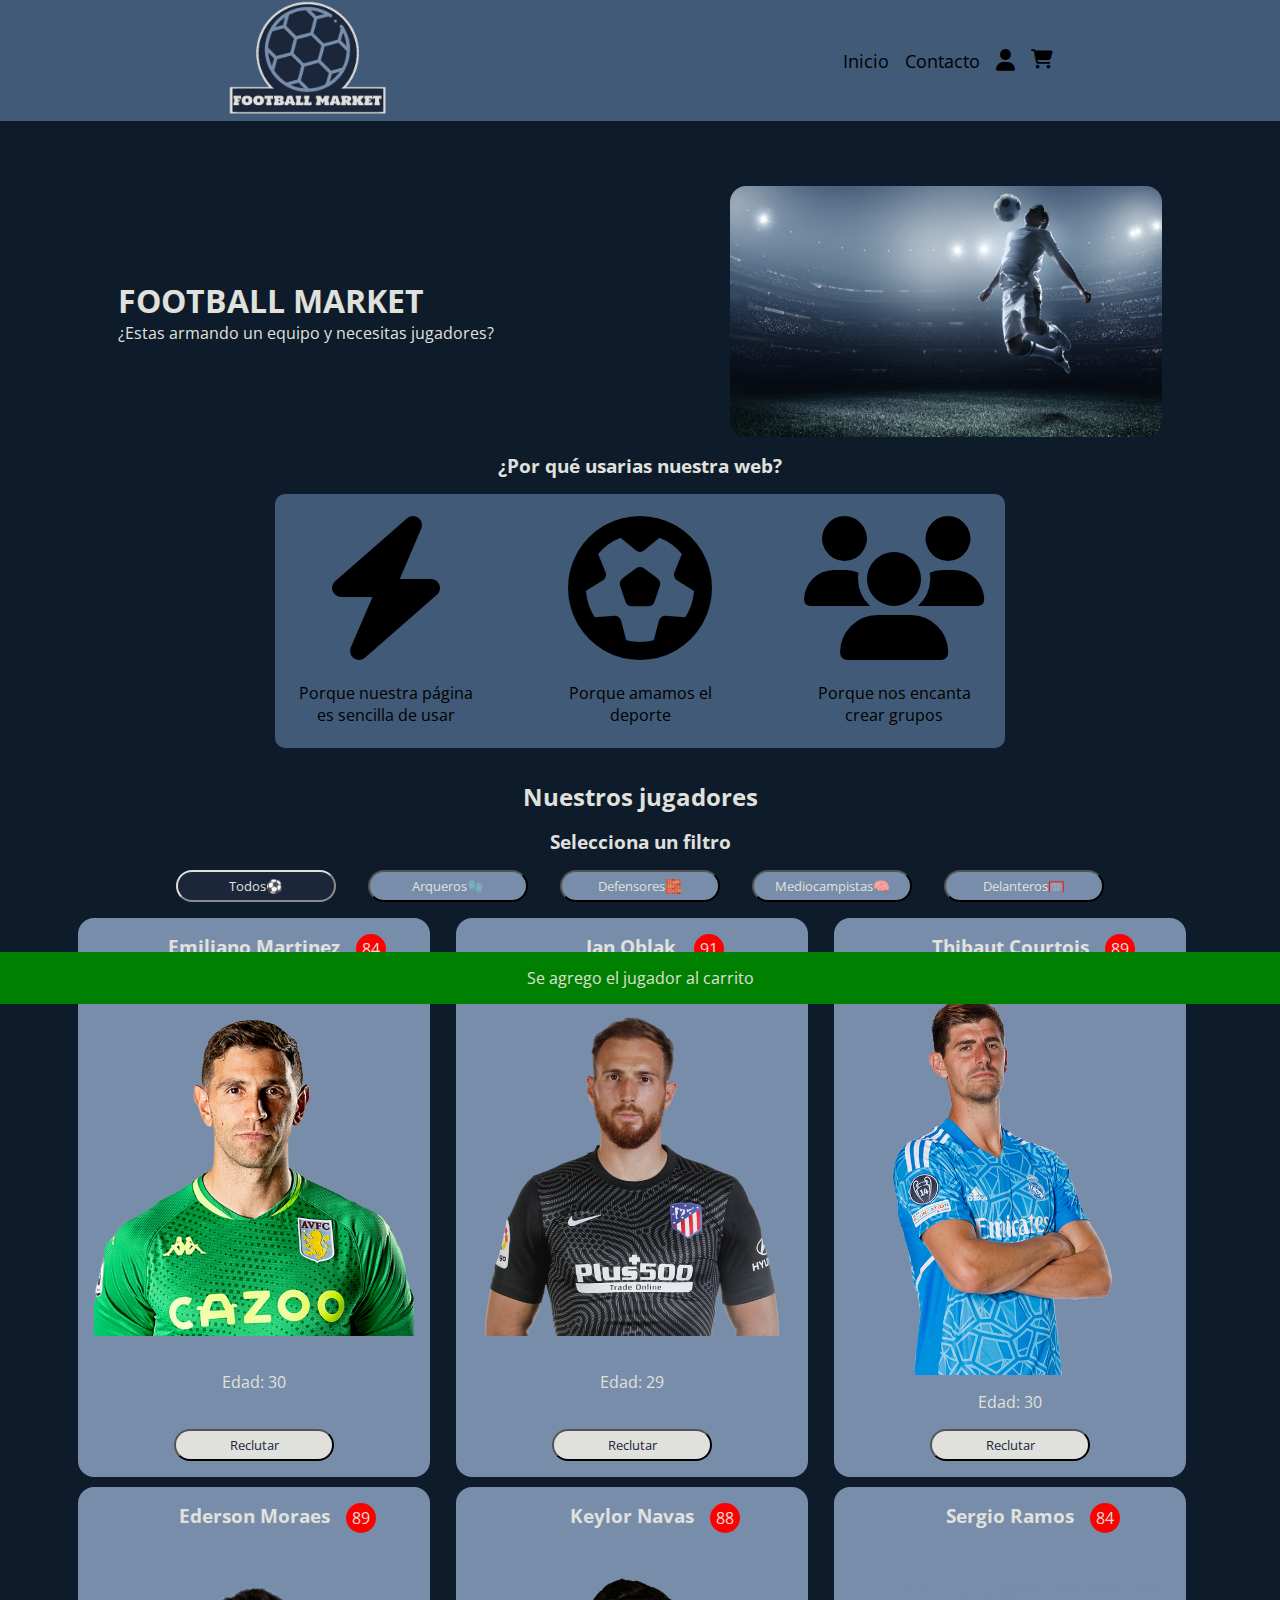
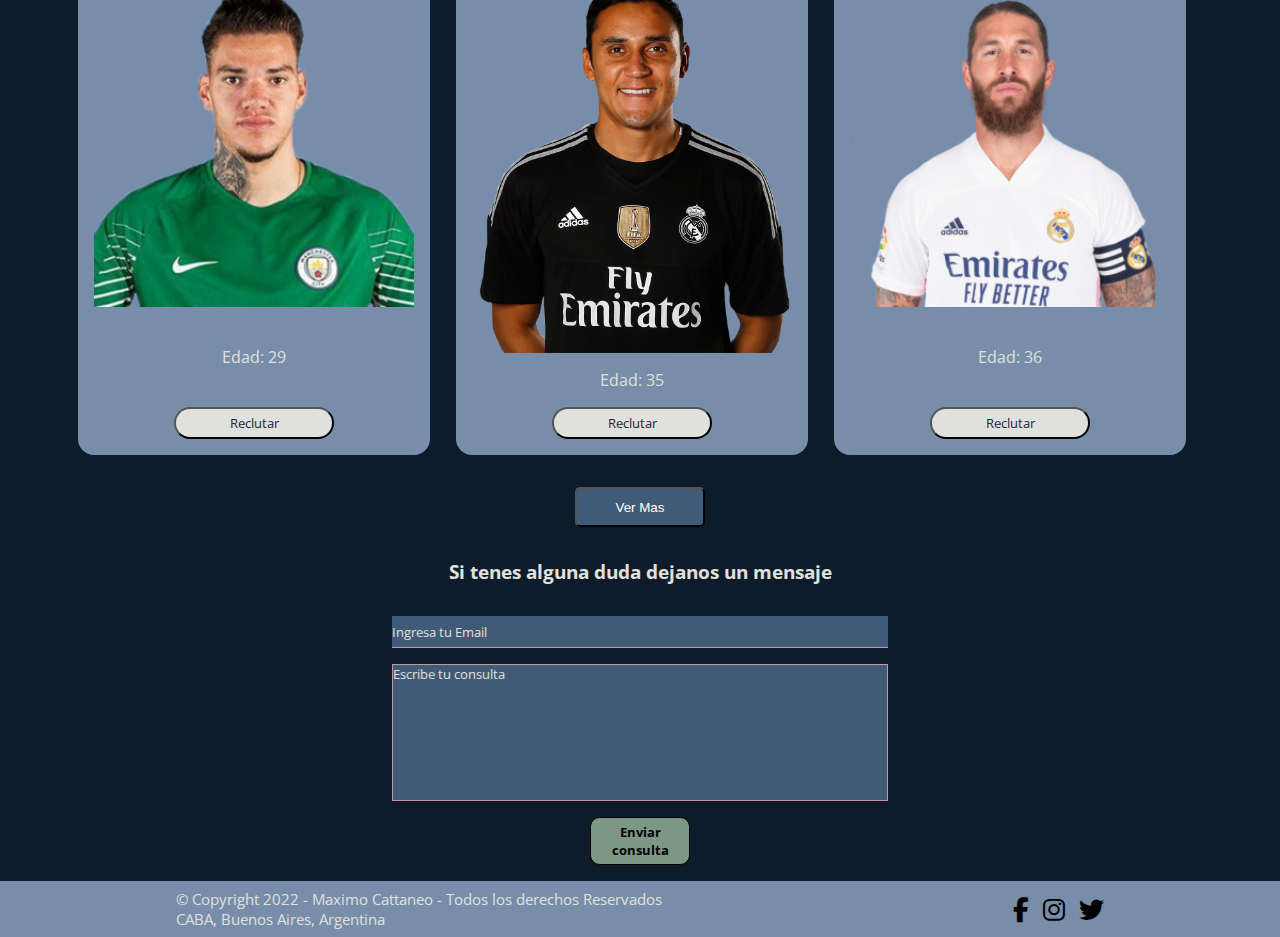
<file: index.html>
<!DOCTYPE html>
<html lang="en">
<head>
    <meta charset="UTF-8">
    <meta http-equiv="X-UA-Compatible" content="IE=edge">
    <meta name="viewport" content="width=device-width, initial-scale=1.0">
     <!-- CSS -->
    <link rel="stylesheet" href="./assets/styles.css">
    <!-- FONT AWESOME -->
    <link rel="stylesheet" href="https://cdnjs.cloudflare.com/ajax/libs/font-awesome/6.1.2/css/all.min.css">
    <title>Football Market</title>
</head>
<body>
    <div class="finish-msg"></div>
    <header>
     <img src="./assets/imgs/logol.png" alt="logo">

        <div class="menu">
            <div class="menu-icon">
                <i class="fa-solid fa-bars"></i>
            </div>
            <ul class="list_menu">
                <a href="#main"><li>Inicio</li></a>
                <a href="#contact"><li>Contacto</li></a>
                <a href="login.html"><li><i class="fa-solid fa-user"></i></li></a>
            </ul>
            <div class="cart-icon">
                <i class="fa-solid fa-cart-shopping"></i>
            </div>
        </div>

        <div class="cart">
            <h2 class="cart-title">Tus jugadores</h2>

            <ul class="cart-list">
                <!-- aca vienen los jugadores que selecciono el usuario -->
                <!-- <p class="empty-cart">No hay jugadores preseleccionados</p> -->
                <!-- <li class="cart-player">
                    <img src="./assets/imgs/EmilianoMartinez.png" alt="Foto Emi" class="cart-photo">
                    <div class="cart-info">
                        <h3>Emiliano Martinez</h3>
                        <p>Posicion: arquero</p>
                    </div>
                    <span class="delete-player"><i class="fa-solid fa-trash"></i></span>
                </li> -->

            </ul>

            <div class="cart-total">
                <!-- <p>Total de jugadores a reclutar:</p> -->
            </div>
            <button class="btn-buy">Contactar</button>
            <button class="btn-delete-all">Limpiar seleccion</button>

        </div>

    </header>
    <main>
        <section class="main" id="main">
            <div class="description-container">
                <h1>FOOTBALL MARKET</h1>
                <p>¿Estas armando un equipo y necesitas jugadores?</p>
            </div>
            <img class="main_img" src="./assets/imgs/main.jpg" alt="FOTO FUTBOL">
        </section>

        <section class="beneficios">
            <h3>¿Por qué usarias nuestra web?</h3>
            <div class="beneficios-cards">
                <div class="ben-card">
                    <i class="fa-solid fa-bolt"></i>
                    <p>Porque nuestra página es sencilla de usar</p>
                </div>
                <div class="ben-card">
                    <i class="fa-solid fa-futbol"></i>
                    <p>Porque amamos el deporte</p>
                </div>
                <div class="ben-card">
                    <i class="fa-solid fa-users"></i>
                    <p>Porque nos encanta crear grupos</p>
                </div>
            </div>
        </section>
        <section class="section">
            <h2>Nuestros jugadores</h2>
            <h3>Selecciona un filtro</h3>
            <div class="categories">
                <button class="category active">Todos⚽</button>
                <button class="category" data-category="arquero">Arqueros🧤</button>
                <button class="category" data-category="defensor">Defensores🧱</button>
                <button class="category" data-category="mediocampista">Mediocampistas🧠</button>
                <button class="category" data-category="delantero">Delanteros🥅</button>
            </div>

            <ul class="players-container" id="caja">
                <!-- <li class="card">
                    <div class="card-info">
                        <h3>Lionel Messi</h3>
                        <p class="rating">91</p>
                    </div>
                    <img src="./assets/imgs/LionelMessi.webp" alt="Foto de Lionel Messi">
                        <p>Edad: 35</p>
                    <button class="buy_button">Reclutar</button>
                </li> -->
            </ul>
            <button class="btn_loadmore">Ver Mas</button>
        </section>

        <section class="contact" id="contact">
            <h3>Si tenes alguna duda dejanos un mensaje</h3>
            <form class="conctact-form">
                <label for="contact" class="email_label">
                    <input type="emai" class=" contact_input" placeholder="Ingresa tu Email">
                </label>
                <textarea name="consult" id="consult" placeholder="Escribe tu consulta"></textarea>
                <button type="reset" class="send-form-btn">Enviar consulta</button>
            </form>
        </section>

        <footer>
            <div class="footer_all footer_index" id="footer">
                <div class="info_footer">
                    <p>© Copyright 2022 - Maximo Cattaneo - Todos los derechos Reservados</p>
                    <p>CABA, Buenos Aires, Argentina</p>
                </div>
                <div class="footer_icons">
                    <a href="https://www.facebook.com/" target="_blank"><i class="fa-brands fa-facebook-f"></i></a>
                    <a href="https://instagram.com/" target="_blank"><i class="fa-brands fa-instagram"></i></a>
                    <a href="https://twitter.com/" target="_blank"><i class="fa-brands fa-twitter"></i></a>
                </div>
            </div>
        </footer>
        <div class="add-modal">Se agrego el jugador al carrito</div>
    </main>
    <script src="./assets/obj.js"></script>
    <script src="./assets/main.js"></script>
</body>
</html>
</file>
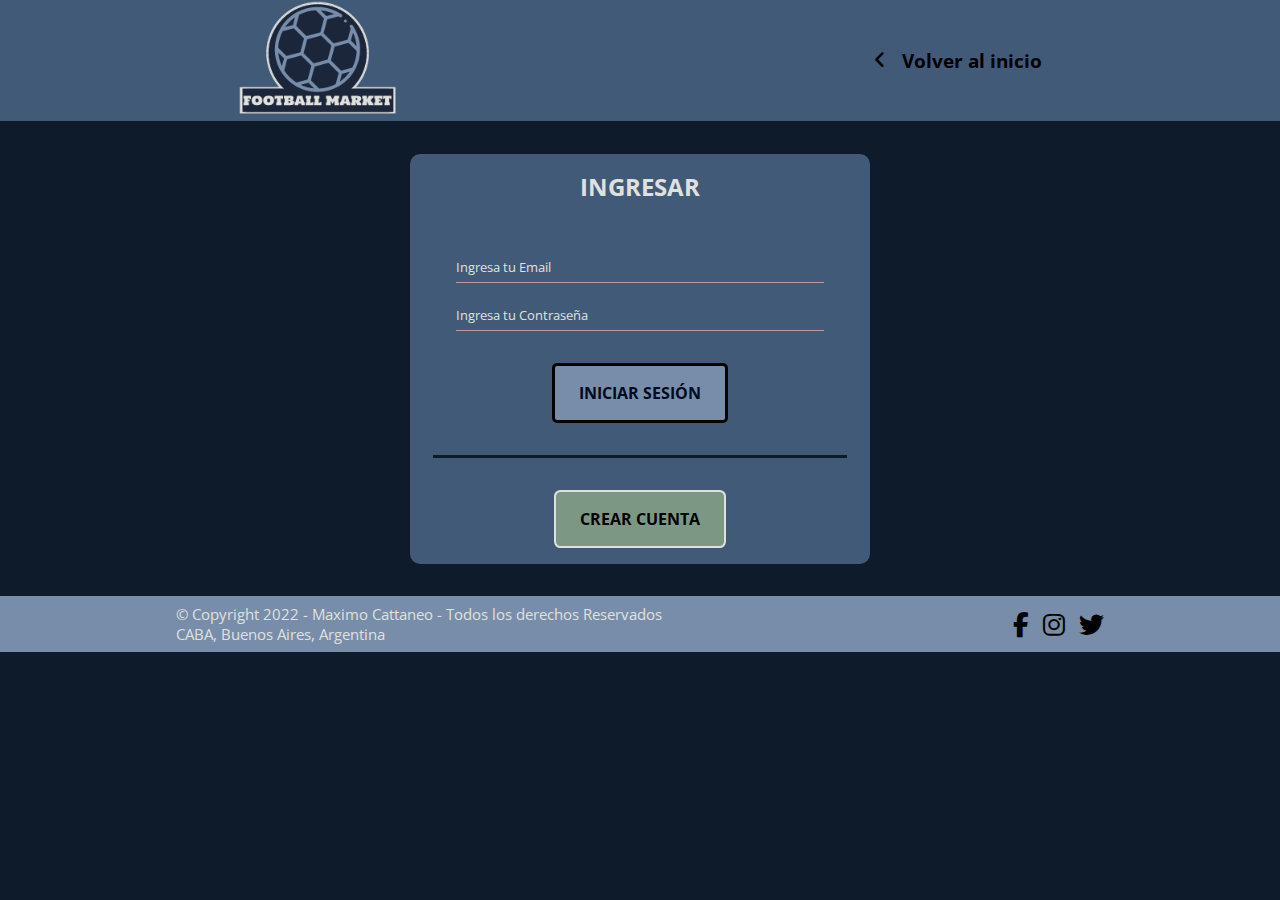
<file: login.html>
<!DOCTYPE html>
<html lang="en">
<head>
    <meta charset="UTF-8">
    <meta http-equiv="X-UA-Compatible" content="IE=edge">
    <meta name="viewport" content="width=device-width, initial-scale=1.0">
     <!-- CSS -->
    <link rel="stylesheet" href="./assets/styles.css">
    <!-- FONT AWESOME -->
    <link rel="stylesheet" href="https://cdnjs.cloudflare.com/ajax/libs/font-awesome/6.1.2/css/all.min.css">
    <title>Football Market</title>
</head>
<body>
    <header>
        <img src="./assets/imgs/logol.png" alt="logo">
        <a href="./index.html" class="back_button"> <i class="fa-solid fa-angle-left"></i> <h3>Volver al inicio</h3></a>
    </header>
    
    <section class="login">
        <h2>INGRESAR</h2>
        <form action="" class="login_form">
            
            <label for="email" class="email_label">
                <input type="emai" class="login_input" placeholder="Ingresa tu Email">
            </label>
            <label for="password">
                <input type="password" class="login_input" placeholder="Ingresa tu Contraseña">
            </label>
            <a href="./index.html" class="submit_login_btn">INICIAR SESIÓN</a>
        </form>
        <div class="login_divider"></div>
        <a href="./signin.html" class="new_account_btn">CREAR CUENTA</a>
    </section>

    <footer>
        <div class="footer_all">
            <div class="info_footer">
                <p>© Copyright 2022 - Maximo Cattaneo - Todos los derechos Reservados</p>
                <p>CABA, Buenos Aires, Argentina</p>
            </div>
            <div class="footer_icons">
                <a href="https://www.facebook.com/" target="_blank"><i class="fa-brands fa-facebook-f"></i></a>
                <a href="https://instagram.com/" target="_blank"><i class="fa-brands fa-instagram"></i></a>
                <a href="https://twitter.com/" target="_blank"><i class="fa-brands fa-twitter"></i></a>
            </div>
        </div>
    </footer>
</body>
</html>
</file>
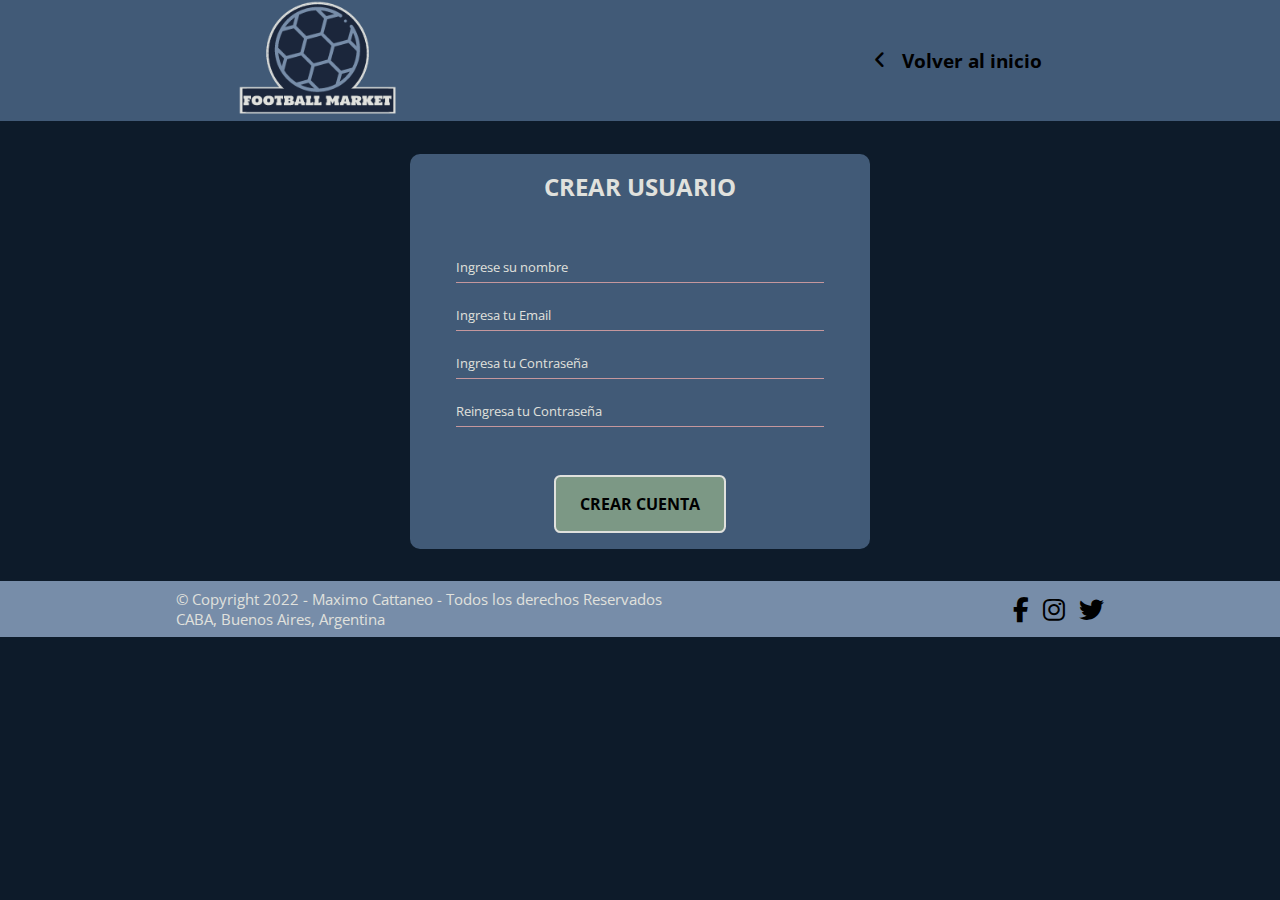
<file: signin.html>
<!DOCTYPE html>
<html lang="en">
<head>
    <meta charset="UTF-8">
    <meta http-equiv="X-UA-Compatible" content="IE=edge">
    <meta name="viewport" content="width=device-width, initial-scale=1.0">
     <!-- CSS -->
    <link rel="stylesheet" href="./assets/styles.css">
    <!-- FONT AWESOME -->
    <link rel="stylesheet" href="https://cdnjs.cloudflare.com/ajax/libs/font-awesome/6.1.2/css/all.min.css">
    <title>Football Market</title>
</head>
<body>
    <header>
        <img src="./assets/imgs/logol.png" alt="logo">
        <a href="./index.html" class="back_button"> <i class="fa-solid fa-angle-left"></i> <h3>Volver al inicio</h3></a>
    </header>
    
    <section class="login">
        <h2>CREAR USUARIO</h2>
        <form action="" class="login_form">
            <label for="name" class="name_label">
                <input type="text" class="login_input" placeholder="Ingrese su nombre">
            </label>
            <label for="email" class="email_label">
                <input type="emai" class="login_input" placeholder="Ingresa tu Email">
            </label>
            <label for="password">
                <input type="password" class="login_input" placeholder="Ingresa tu Contraseña">
            </label>
            <label for="password">
                <input type="password" class="login_input" placeholder="Reingresa tu Contraseña">
            </label>

            <a href="./index.html" class="new_account_btn">CREAR CUENTA</a>
        </form>
        
    </section>

    <footer>
        <div class="footer_all">
            <div class="info_footer">
                <p>© Copyright 2022 - Maximo Cattaneo - Todos los derechos Reservados</p>
                <p>CABA, Buenos Aires, Argentina</p>
            </div>
            <div class="footer_icons">
                <a href="https://www.facebook.com/" target="_blank"><i class="fa-brands fa-facebook-f"></i></a>
                <a href="https://instagram.com/" target="_blank"><i class="fa-brands fa-instagram"></i></a>
                <a href="https://twitter.com/" target="_blank"><i class="fa-brands fa-twitter"></i></a>
            </div>
        </div>
    </footer>
</body>
</html>
</file>
<file: assets/styles.css>
/* IMPORTAMOS LA FUENTE */
@import url('https://fonts.googleapis.com/css2?family=Open+Sans&display=swap');


:root{
    --black: #0D1B2A;
    --dark_blue: #1B263B;
    --blue: #415A77;
    --light_blue: #778DA9;
    --cream: #E0E1DD;
    --green: #7c9885;
    --red: #c5979d;
}

* {
    padding: 0;
    margin: 0;
    text-decoration: none;
    list-style: none;
    box-sizing: border-box;
    font-family: 'Open Sans', sans-serif;
}

html{
    scroll-behavior: smooth
}
body{
    width: 100%;
}

header{
    position: sticky;
    top: 0px;
    display: flex;
    justify-content: space-around;
    align-items: center;
    width: 100%;
    background-color: var(--blue);
    z-index: 2;

    border-bottom: solid 1px var(--black);
}
a, .menu-icon , .cart-icon{
    color: black;
}

header img{
    width: 10rem;
}

body{
    background-color: var(--black);
    color: var(--cream);
}

.new_user{
    background-color: var(--green);
    text-align: center;
    padding: 20px;
}

.finish-msg{
    padding: 15px 0px;
    display: flex;
    align-items: center;
    justify-content: center;
    color: var(--cream);
    position: fixed;
    top: 0;
    width: 100%;
    transition: all 0.5s ease-out;
    transform: translateY(-200%);
    z-index: 3;
}

.active-top-message{
    transform: translateY(0);
    transition: all 0.5s ease-in;
}

.red{
    background-color: red;
}
.green{
    background-color: green;
}

.add-modal {
    padding: 15px 0px;
    display: flex;
    align-items: center;
    justify-content: center;
    color: var(--cream);
    background-color: green;
    position: fixed;
    bottom: 0;
    width: 100%;
    transition: all 0.5s ease-out;
    transform: translateY(200%);
  }
.active-modal {
    transform: translateY(0);
    transition: all 0.5s ease-in;
  }

.cart{
    display: none;
}

.cart-title{
    margin-bottom: 1rem;
}

.cart-list{
    display: flex;
    flex-direction: column;
    gap: 1rem;
}

.empty-cart{
    color: var(--green);
}

.cart-player{
    display: flex;
    flex-direction: row;
    align-items: center;
    justify-content: space-between;
    gap: 1px;
    width: 100%;
    background-color: var(--blue);
    border-radius: 0.5rem;
    padding: 5px;
}

.cart-player img{
    margin: 1rem;
}
.cart-player h3{
    text-decoration: underline;
}

.cart-photo{
    width: 5rem;
}

.delete-player{
    background-color: var(--black);
    padding: 0.5rem;
    border-radius: 0.5rem;
}

.pos-info{
    font-size: 13px;
}

.cart.active{
    display: flex;
    flex-direction: column;
    gap: 1rem;
    padding: 2rem 1.5rem;
    position: absolute;
    width: 30rem;
    height: calc(100vh - 7.56rem);
    top: 7.56rem;
    right: 0;
    overflow-y: auto;
    z-index: 3;
}
.cart-total p {
    margin-top: 1rem;
}
.btn-buy{
    width: 100%;
    height: 40px;
    padding: 8px;
    border-radius: 5px;
    box-shadow: 0px 0px 20px -20px;
    cursor: pointer;
    background-color: var(--green);
    transition: all 0.2s ease-in-out 0ms;
}

.btn-delete-all{
    width: 100%;
    height: 40px;
    padding: 8px;
    border-radius: 5px;
    box-shadow: 0px 0px 20px -20px;
    cursor: pointer;
    background-color: var(--red);
    transition: all 0.2s ease-in-out 0ms;
    margin-bottom: 1rem;
}
.btn-buy, .btn-delete-all{
    margin-top: 1rem;
}

.list_menu.active{
    display: flex;
    gap: 1rem;
    background-color: var(--blue);
    width: 20rem;
    height: 15rem;
    position: absolute;
    top: 7.5rem;
    right: 0;
    left: 20rem;
    flex-direction: column;
    align-items: center;
    justify-content: space-evenly;
    border-left: solid var(--light_blue);
    border-right: solid var(--light_blue);
    border-bottom: solid var(--light_blue);
    border-radius: 0 0 5px 5px;
}

.hidden {
    display: none;
}

.menu-icon{
    margin: 0 1rem 0 1rem;
    display: none;
}

.list_menu{
    display: flex;
    gap: 1rem;
    margin-right: 1rem;
    font-size: large;
}
.menu{
    display: flex;

}

.main{
    margin-top: 4rem;
    display: flex;
    flex-direction: row;
    justify-content: space-around;
}

.fa-solid{
    font-size: larger;
}

.description-container{
    display: flex;
    flex-direction: column;
    justify-content: center;
}

.main_img{
    width: 27rem;
    border-radius: 1rem;
}

.section{
    margin-top: 2rem;
    display: flex;
    flex-direction: column;
    align-items: center;
    gap: 1rem;
}
/* ----------------SECCION BENEFICIOS ----------*/
.beneficios{
    display: flex;
    flex-direction: column;
    align-items: center;
    justify-content: space-around;
    width: 100%;
}
.beneficios h3{
    margin: 1rem 0 1rem 0;
}
.beneficios-cards{
    display: flex;
    justify-items: center;
    gap: 2rem;
    background-color: var(--blue);
    width: auto;
    border-radius: 10px;
}

.ben-card {
    width: 190px;
    height: 254px;
    display: flex;
    flex-direction: column;
    align-items: center;
    justify-content: space-evenly;
    margin: 0rem 1rem 0 1rem;
}

.ben-card i{
    color: black;
    font-size: 9rem;
}

.ben-card p{
    color: black;
    text-align: center;
}

.players-container{
    display: grid;
    grid-template-columns: repeat(3, 23rem);
    grid-gap: 10px;
}

.categories{
    display: flex;
    gap: 2rem;
}


.category{
    background-color: var(--light_blue);
    color: var(--cream);
    height: 2rem;
    width: 10rem;
    border-radius: 1rem;
}

.active{
    background-color: var(--dark_blue);
    border-color: var(--cream);
}

.card{
    background-color: var(--light_blue);
    display: flex;
    flex-direction: column;
    justify-content: space-between;
    border-radius: 1rem;
    align-items: center;
    gap: 1rem;
    width: 22rem;
}

.card h3{
    margin: 1rem 0 1rem 0;
    grid-column: 2 / 4;
}

.card img{
    width: 20rem;
}

.card-info{
    display: grid;
    grid-template-columns: repeat(4, 1fr);
}

.rating{
    grid-column: 4 / 5;
    text-align: center;
    display: flex;
    justify-content: center;
    align-items: center;
    height: 30px;
    width: 30px;
    margin: 1rem 0 1rem 1rem;
    border: solid;
    border-radius: 1rem;
    border-color: red;
    background-color: red;
}

.buy_button{
    background-color: var(--cream);
    color: var(--dark_blue);
    height: 2rem;
    width: 10rem;
    border-radius: 1rem;
    margin-bottom: 1rem;
}
.disabled {
    background-color: grey;
    color: white;
    cursor: not-allowed;
    border: none;
}
.btn_loadmore{
  width: 130px;
  height: 40px;
  color: #fff;
  border-radius: 5px;
  padding: 10px 25px;
  font-family: 'Lato', sans-serif;
  font-weight: 500;
  background: transparent;
  cursor: pointer;
  transition: all 0.3s ease;
  position: relative;
  background-color: var(--blue);
  margin-top: 1rem;
}
/* ---------SECCION CONTACTO------------ */
.contact{
    display: flex;
    align-items: center;
    justify-content: center;
    flex-direction: column;
    gap: 2rem;
    margin-top: 2rem;
}
.contact h3{
    text-align: center;
}
.conctact-form{
    display: flex;
    flex-direction: column;
    align-items: center;
    gap: 1rem;
    margin-bottom: 1rem;
}
.conctact-form textarea{
    resize: none;
    background-color: var(--blue);
    border: 1px;
    border-style: solid;
    border-color: var(--red);
    width: 496px; 
    height: 137px;
}
.send-form-btn{
    width: 20%;
    font-weight: bold;
    text-align: center;
    color: black;
    background-color: var(--green);
    border: solid 1px black;
    border-radius: .6rem;
    position: relative;
    cursor: pointer;
    overflow: hidden;
    padding: 0.3rem 0.5rem 0.3rem 0.5rem;
}
.contact_input{
    width: 496px;
    background-color: var(--blue);
    border-bottom: 1px solid var(--red);
    border-top: unset;
    border-left: unset;
    border-right: unset;
    height: 2rem;
}
/* ------------ FOOTER ----------------- */
.footer_all{
    width: 100%;
    display: flex;
    justify-content: space-around;
    margin: auto;
    background-color: var(--light_blue);
    padding: 0.5rem 0 0.5rem 0;
}

.footer_index{
    bottom: auto;
}

.info_footer{
    display: flex;
    font-size: 15px;
    flex-direction: column;
    align-items: flex-start;
    color: var(--cream);
    width: fit-content;
}
.footer_icons{
    display: flex;
    align-items: center;
    gap: 0.9rem;
    font-size: 25px;
    color: var(--dark_blue);
    width: fit-content;
}
.footer_icons :first-child>:hover{
    transition: 1s;
    color: #3b5998;
}
.footer_icons :nth-child(2)>:hover{
    transition: 1s;
    color: 	#E1306C;
}
.footer_icons :last-child>:hover{
    transition: 1s;
    color: 	#00acee;
}


/*---------------------------- LOG IN --------------------------------*/
.login h2{
    margin-top: 1rem;
}


.back_button{
    display: flex;
    align-items: center;
    gap: 1rem;
}

.login{
        border-radius: 10px;
        margin: 2rem 32%; 
        background-color: var(--blue);
        display: flex;
        flex-direction: column;
        align-items: center;
}

.login_form{
    margin-top: 3rem;
    display: flex;
    flex-direction: column;
    align-items: center;
    gap: 1rem;
    width: 100%;
}

.submit_login_btn{
    margin-top: 1rem;
    background-color: var(--light_blue);
    border-style: none;
    padding: 1rem 1.5rem;
    border-radius: 5px;
    font-weight: bold;
    color: #020A1E;
    border: 3px solid black;
}

.new_account_btn{
    margin: 2rem 0 1rem 0;
    background-color: var(--green);
    border-style: none;
    padding: 1rem 1.5rem;
    font-weight: bold;
    border: 2px solid var(--cream);
    border-radius: 0.4em;
}

.login_form label{
    width: 80%;
}

.login_input{
    background-color: var(--blue);
    border-bottom: 1px solid var(--red);
    border-top: unset;
    border-left: unset;
    border-right: unset;
    width: 100%;
    height: 2rem;
}

.login_divider{
    width: 90%;
    margin: 2rem 2rem 0 2rem;
    height: 3px;
    background-color: var(--black);
}
.log_footer{
    position: absolute;
    bottom: 0;
}

::placeholder{
    color: var(--cream);
}

@media (max-width: 1231px){
    .players-container{
        grid-template-columns: repeat(2, 23rem);
    }
}

@media (max-width: 992px){
    .menu-icon{
        display: flex;
    }
    .list_menu{
        display: none;
    }
    .category{
        width: 8rem;
    }
    .login{
        margin: 2rem 25%;
    }
   }

@media (max-width: 858px){
    .main{
        flex-direction: column;
        align-items: center;
        gap: 1rem;
    }
    .list_menu.active{
        left: 18rem;
    }
}

@media (max-width: 798px){
    .categories{
        display: grid;
        justify-items: center;
        align-items: center;
        grid-template-columns: repeat(5, 73px);
        grid-template-rows: repeat(2, 30px);
    }
    .categories :first-child{
        grid-column: 2/3;
        grid-row: 1/2;
    }

    .categories :nth-child(2){
        grid-column: 4/5;
        grid-row: 1/2;
    }
    .categories :nth-child(3){
        grid-column:1/2 ;
        grid-row: 2/3;
    }
    .categories :nth-child(4){
        grid-column:3/4 ;
        grid-row: 2/3;
    }
    .categories :nth-child(5){
        grid-column: 5/6;
        grid-row: 2/3;
    }
}

@media (max-width: 750px){
    .card img{
        width: 10rem;
    }
    .card{
        width: 18rem;
    }
    .players-container {
        grid-template-columns: repeat(2, 18rem);
    }
    .cart.active{
        width: 100%;
        height: 100vh;
    }
    .list_menu.active.active{
        width: 100%;
        left: 0;
    }
    .list_menu.active.active li{
        text-decoration: underline;
    }
    .ben-card i{
        font-size: 6rem;
    }
    .beneficios-cards{
        width: 70%;
    }
}
   
@media (max-width: 627px){
    header img{
        width: 7rem;
    }
    .cart.active{
        top: 5.26rem;
        height: 85vh;
    }
    .list_menu.active.active{
        top: 5.26rem;
    }
    .players-container {
        grid-template-columns: repeat(1, 18rem);
    }
    .categories{
        grid-template-columns: repeat(5, 49px);
    }
    .login {
        margin: 2rem 15%;
    }
    .footer_icons{
        margin-right: 1rem;
        margin-left: 0.5rem;
    }
    .beneficios-cards{
        flex-direction: column;
        width: auto;
        height: 46rem;
        justify-content: space-around;
    }
    .beneficios-cards :first-child{
        margin-top: 0.5rem;
    }
    .beneficios-cards :last-child{
        margin-bottom: 0.5rem;
    }
    .ben-card i{
        font-size: 4rem;
    }
    .ben-card {
        gap: 1rem;
    }
    .contact_input{
        width: 400px;
    }
    .conctact-form textarea{
        width: 400px;
    }

}
@media (max-width: 480px){
    .categories{
        grid-template-columns: repeat(5, 28px);
    }
    .main_img{
        width: 20rem;
    }
    .category{
        font-size: 10px;
        width: 6.7rem;
    }
    .contact_input , .conctact-form textarea{
        width: 300px;
    }
    .send-form-btn{
        width: 25%;
    }
    .main{
        text-align: center;
    }
   }
/* @media (max-width: 450px){
    .categories{
        grid-template-columns: repeat(5, 38px);
    }
   } */
</file>
